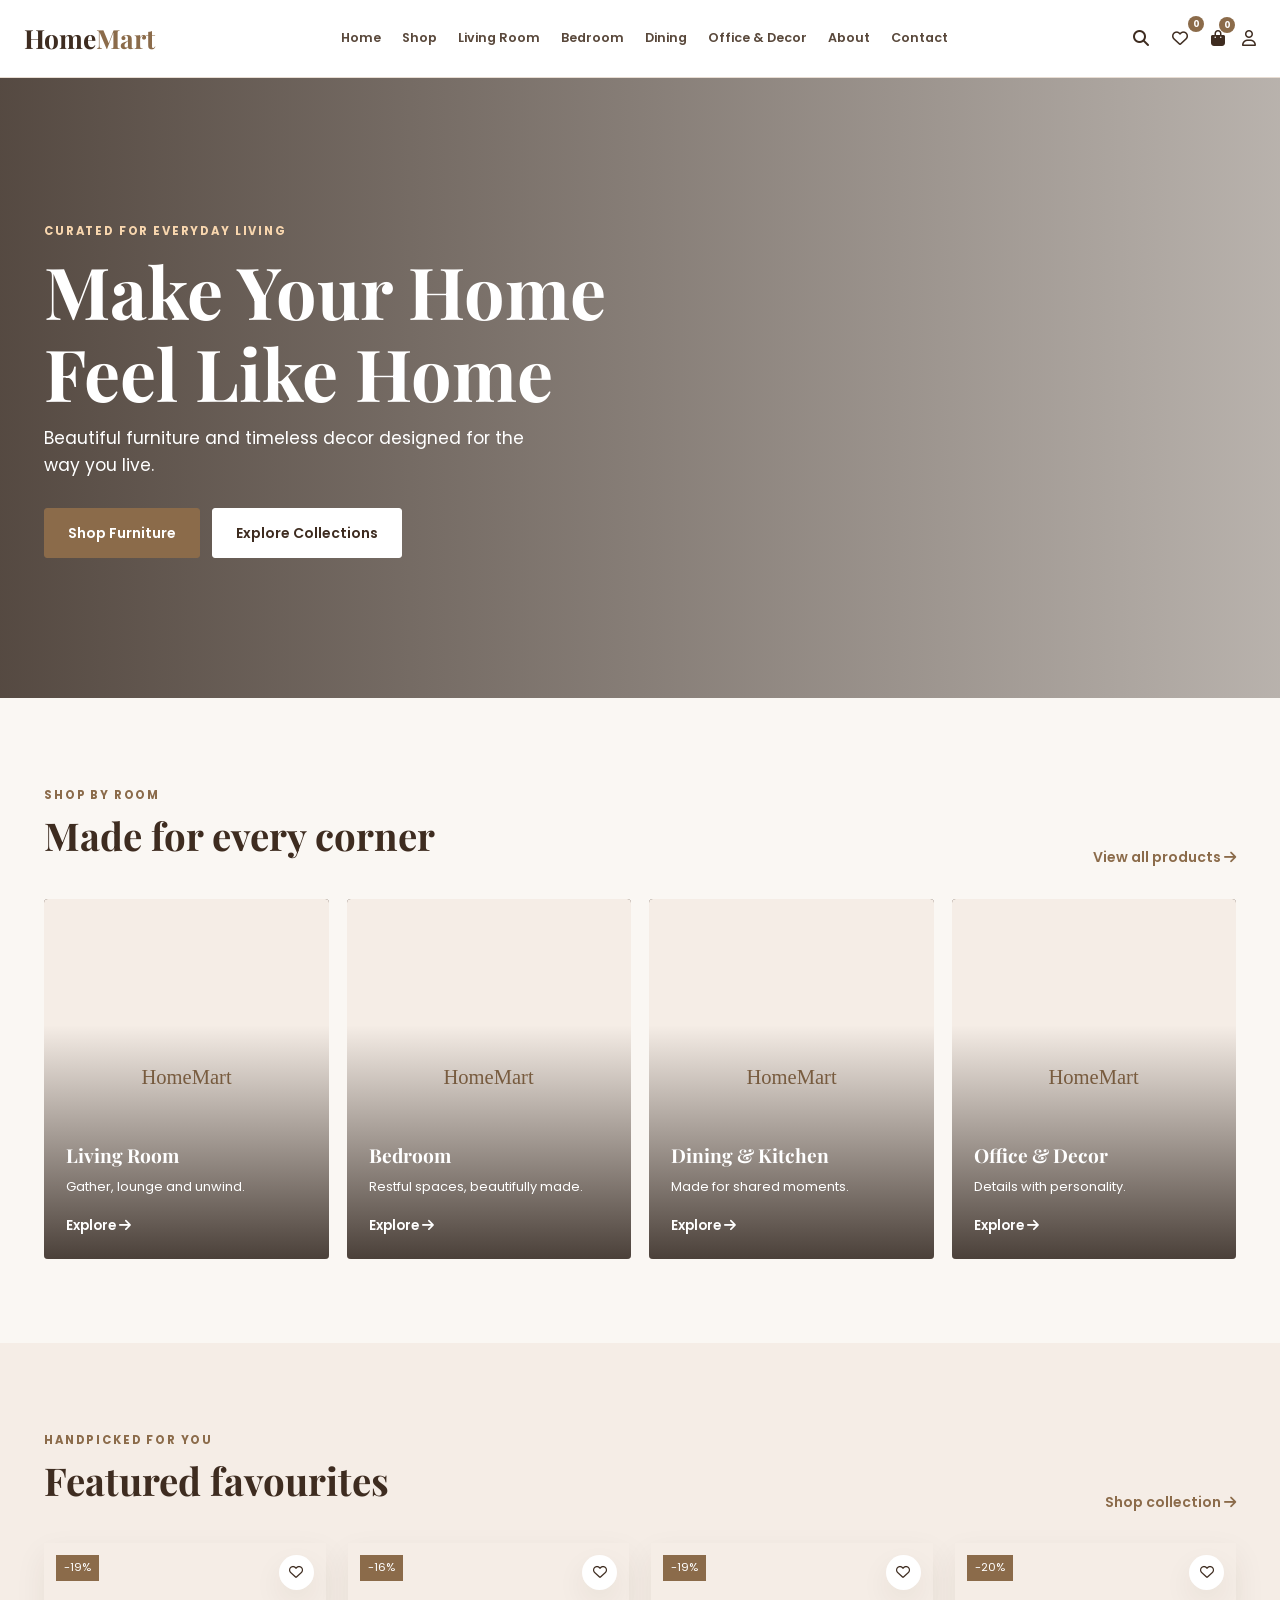
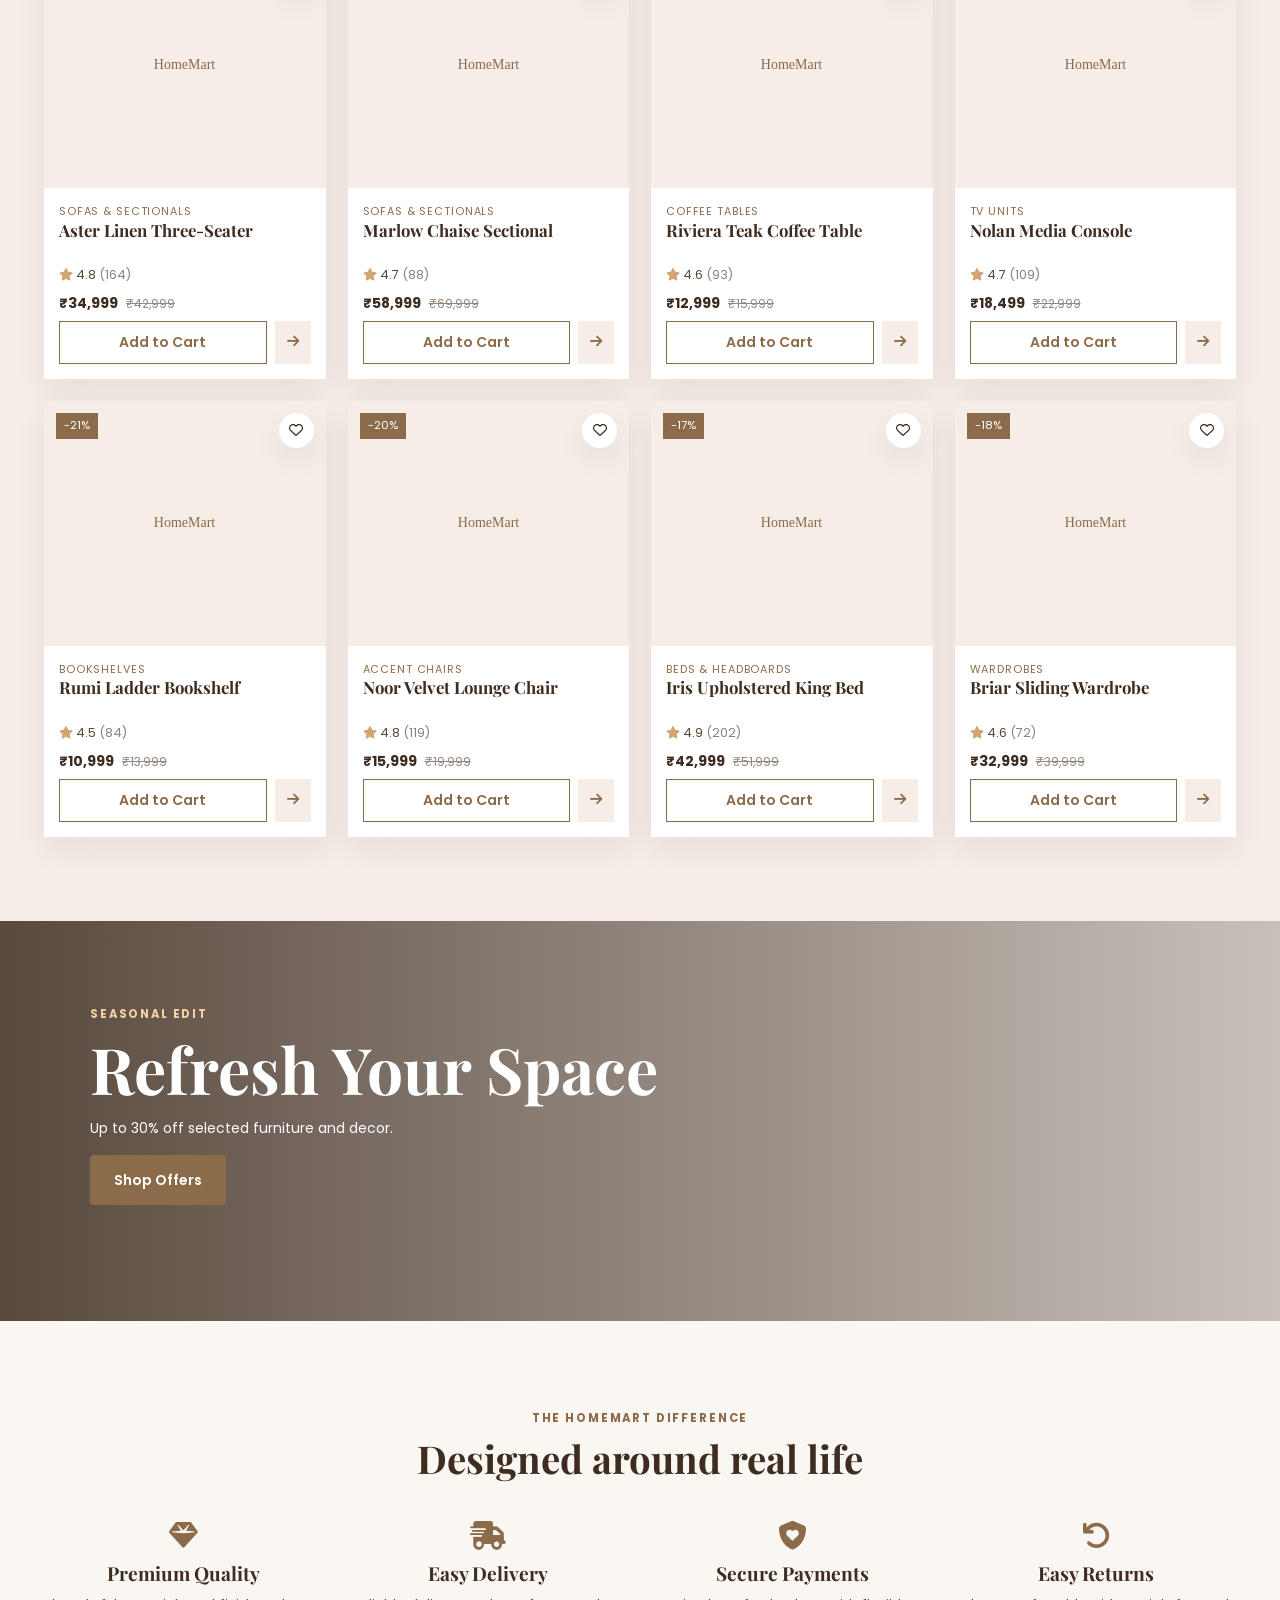
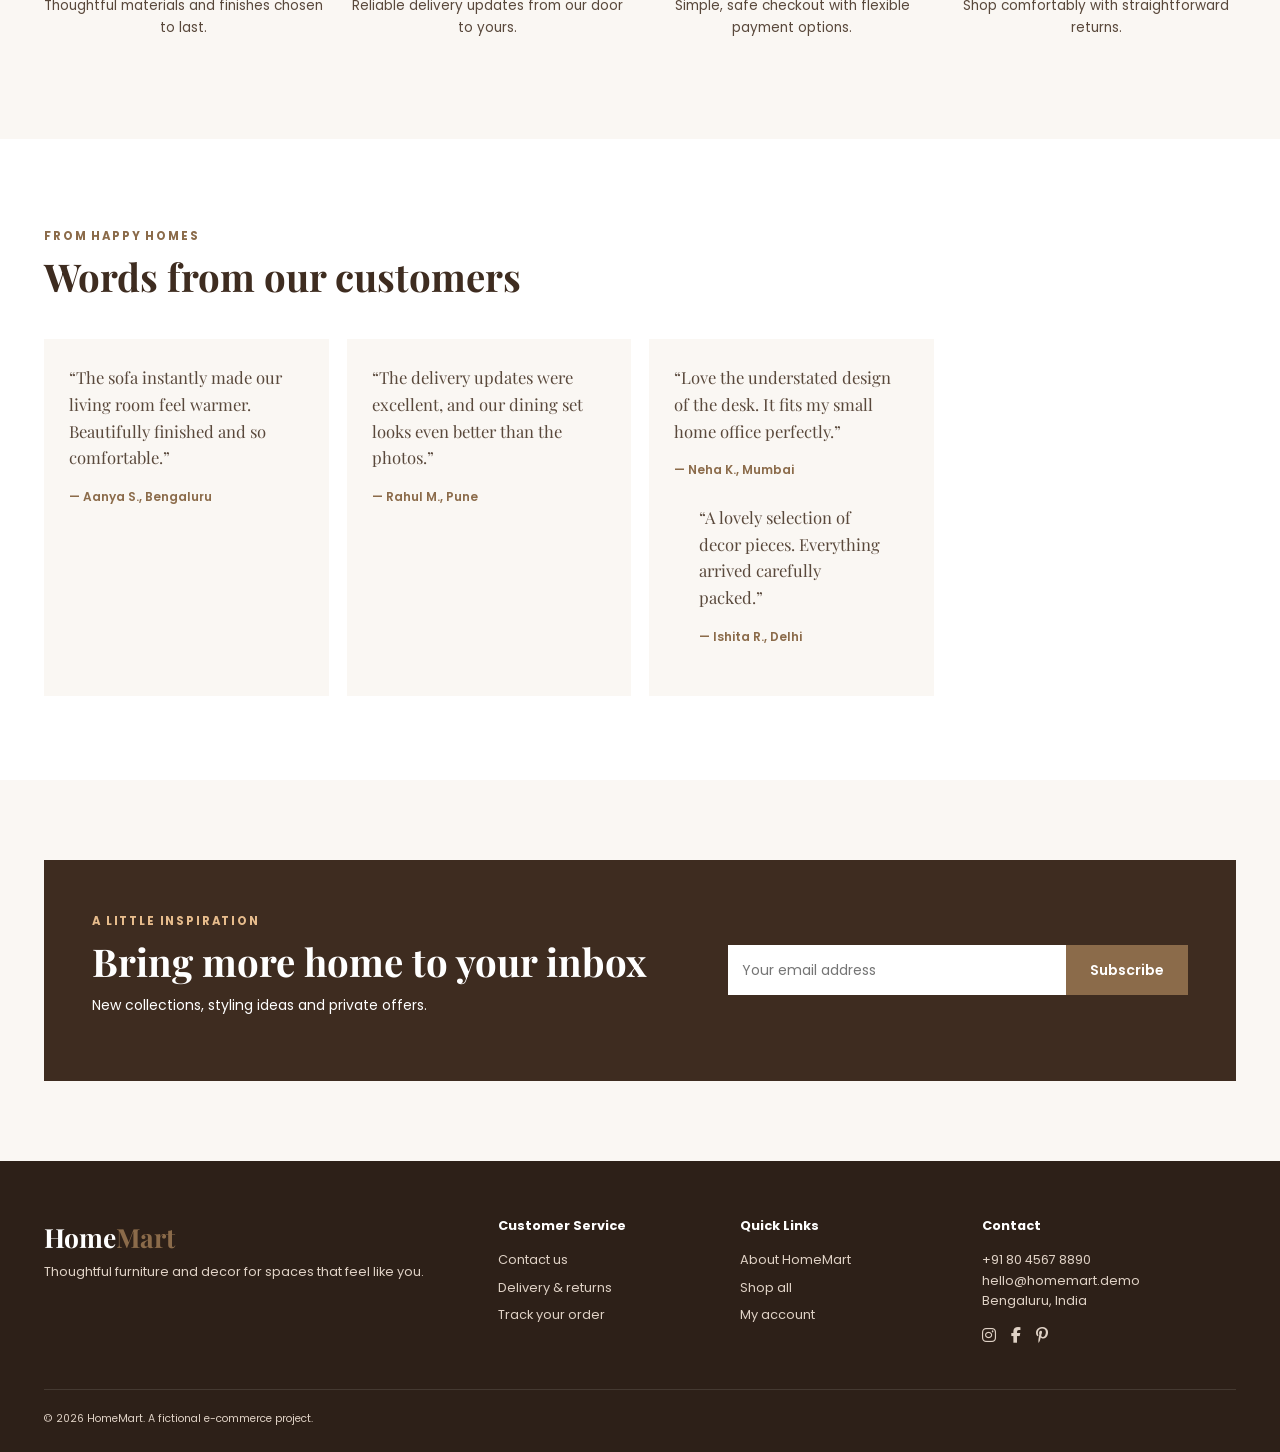
<file: index.html>
<!doctype html><html lang="en"><head><meta charset="utf-8"><meta name="viewport" content="width=device-width,initial-scale=1"><title>HomeMart | Furniture & Decor</title><link rel="preconnect" href="https://fonts.googleapis.com"><link rel="preconnect" href="https://fonts.gstatic.com" crossorigin><link href="https://fonts.googleapis.com/css2?family=Playfair+Display:wght@500;600;700&family=Poppins:wght@400;500;600;700&display=swap" rel="stylesheet"><link rel="stylesheet" href="https://cdnjs.cloudflare.com/ajax/libs/font-awesome/6.5.2/css/all.min.css"><link rel="stylesheet" href="style.css"><link rel="stylesheet" href="responsive.css"></head><body data-page="home"><div id="site-header"></div><main><section class="hero"><div class="hero-content"><p class="eyebrow">Curated for everyday living</p><h1>Make Your Home<br>Feel Like Home</h1><p>Beautiful furniture and timeless decor designed for the way you live.</p><div class="hero-actions"><a class="btn" href="products.html">Shop Furniture</a><a class="btn btn-light" href="#categories">Explore Collections</a></div></div></section><section id="categories" class="section"><div class="section-head"><div><p class="eyebrow">Shop by room</p><h2>Made for every corner</h2></div><a href="products.html" class="text-link">View all products <i class="fa-solid fa-arrow-right"></i></a></div><div class="category-grid" id="category-grid"></div></section><section class="section soft"><div class="section-head"><div><p class="eyebrow">Handpicked for you</p><h2>Featured favourites</h2></div><a href="products.html?sort=featured" class="text-link">Shop collection <i class="fa-solid fa-arrow-right"></i></a></div><div class="product-grid" id="featured-products"></div></section><section class="offer"><div><p class="eyebrow">Seasonal edit</p><h2>Refresh Your Space</h2><p>Up to 30% off selected furniture and decor.</p><a class="btn" href="products.html?sort=sale">Shop Offers</a></div></section><section class="section"><div class="section-head center"><div><p class="eyebrow">The HomeMart difference</p><h2>Designed around real life</h2></div></div><div class="benefits"><article><i class="fa-solid fa-gem"></i><h3>Premium Quality</h3><p>Thoughtful materials and finishes chosen to last.</p></article><article><i class="fa-solid fa-truck-fast"></i><h3>Easy Delivery</h3><p>Reliable delivery updates from our door to yours.</p></article><article><i class="fa-solid fa-shield-heart"></i><h3>Secure Payments</h3><p>Simple, safe checkout with flexible payment options.</p></article><article><i class="fa-solid fa-arrow-rotate-left"></i><h3>Easy Returns</h3><p>Shop comfortably with straightforward returns.</p></article></div></section><section class="section testimonials"><div class="section-head"><div><p class="eyebrow">From happy homes</p><h2>Words from our customers</h2></div></div><div class="testimonial-grid"><blockquote>“The sofa instantly made our living room feel warmer. Beautifully finished and so comfortable.”<footer>— Aanya S., Bengaluru</footer></blockquote><blockquote>“The delivery updates were excellent, and our dining set looks even better than the photos.”<footer>— Rahul M., Pune</footer></blockquote><blockquote>“Love the understated design of the desk. It fits my small home office perfectly.”<footer>— Neha K., Mumbai</footer><blockquote>“A lovely selection of decor pieces. Everything arrived carefully packed.”<footer>— Ishita R., Delhi</footer></blockquote></blockquote></div></section><section class="newsletter"><div><p class="eyebrow">A little inspiration</p><h2>Bring more home to your inbox</h2><p>New collections, styling ideas and private offers.</p></div><form id="newsletter-form"><label class="sr-only" for="newsletter-email">Email address</label><input id="newsletter-email" type="email" placeholder="Your email address" required><button class="btn">Subscribe</button></form></section></main><div id="site-footer"></div><div id="toast"></div><script src="products.js"></script><script src="script.js"></script></body></html>
</file>
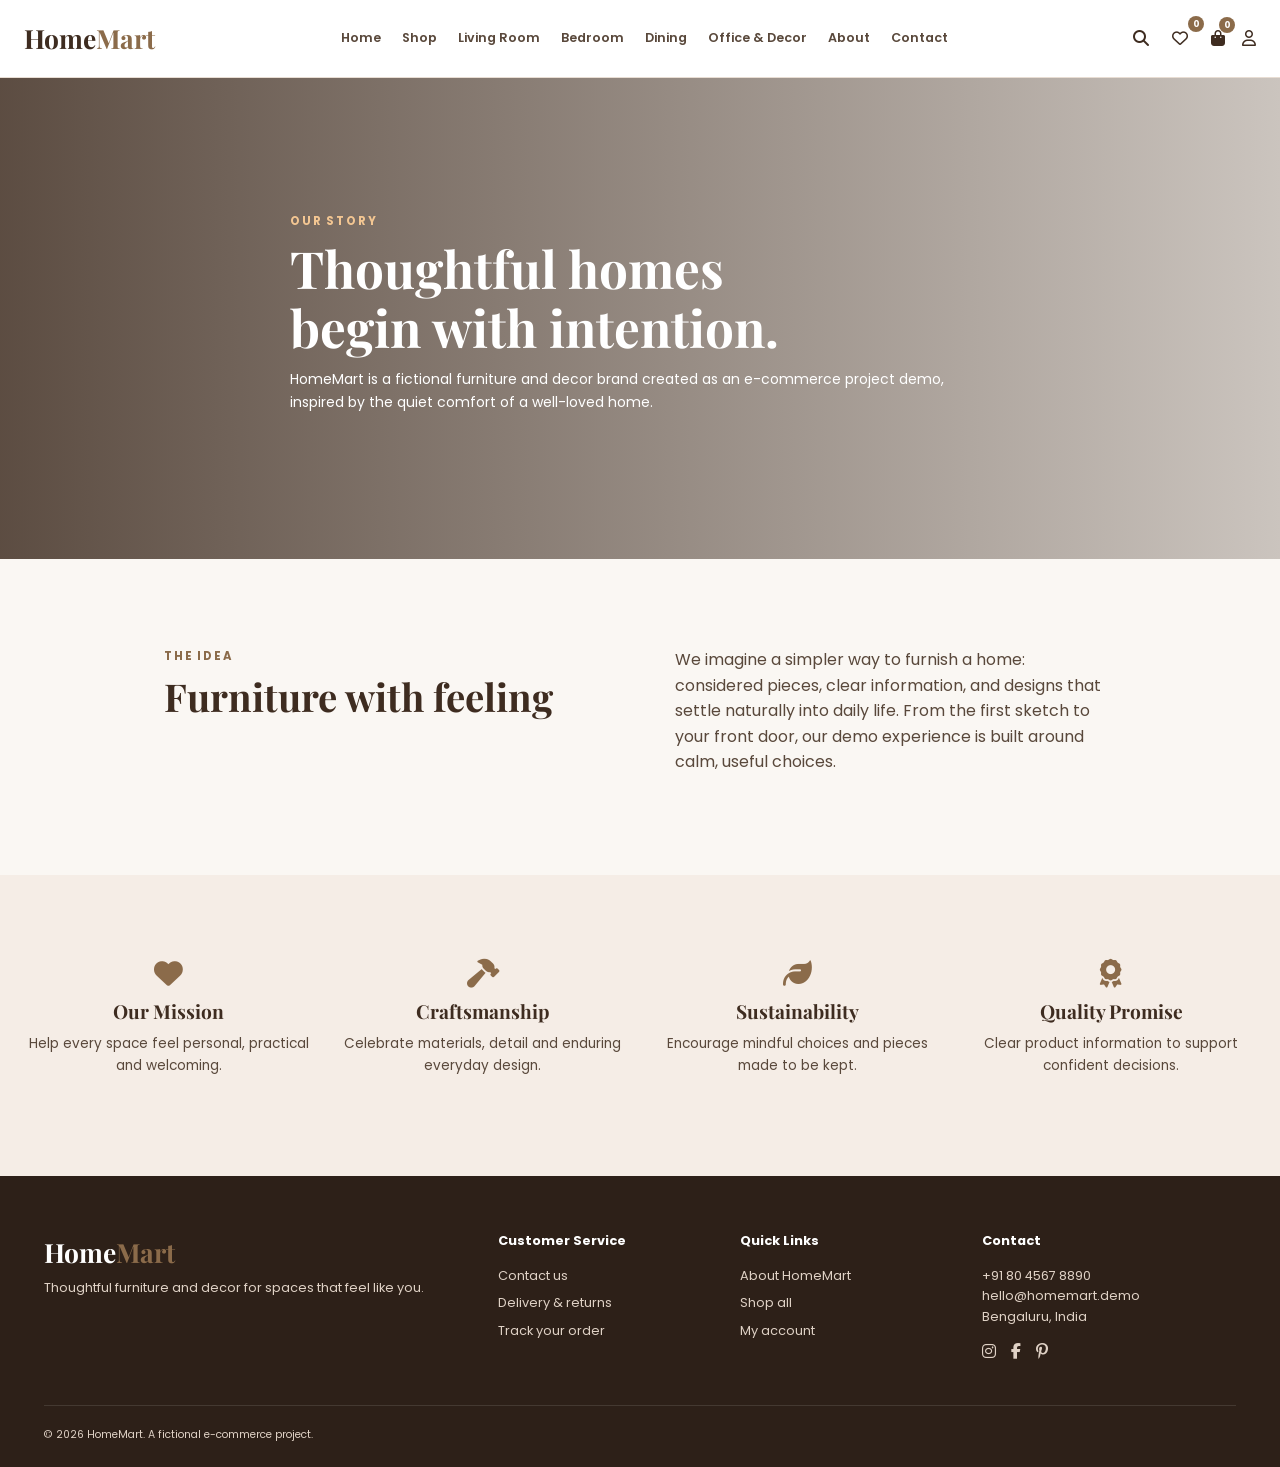
<file: about.html>
<!doctype html><html lang="en"><head><meta charset="utf-8"><meta name="viewport" content="width=device-width,initial-scale=1"><title>About HomeMart</title><link rel="preconnect" href="https://fonts.googleapis.com"><link rel="preconnect" href="https://fonts.gstatic.com" crossorigin><link href="https://fonts.googleapis.com/css2?family=Playfair+Display:wght@500;600;700&family=Poppins:wght@400;500;600;700&display=swap" rel="stylesheet"><link rel="stylesheet" href="https://cdnjs.cloudflare.com/ajax/libs/font-awesome/6.5.2/css/all.min.css"><link rel="stylesheet" href="style.css"><link rel="stylesheet" href="responsive.css"></head><body data-page="about"><div id="site-header"></div><main><section class="inner-hero"><p class="eyebrow">Our story</p><h1>Thoughtful homes<br>begin with intention.</h1><p>HomeMart is a fictional furniture and decor brand created as an e-commerce project demo, inspired by the quiet comfort of a well-loved home.</p></section><section class="section story"><div><p class="eyebrow">The idea</p><h2>Furniture with feeling</h2></div><p>We imagine a simpler way to furnish a home: considered pieces, clear information, and designs that settle naturally into daily life. From the first sketch to your front door, our demo experience is built around calm, useful choices.</p></section><section class="section soft values"><article><i class="fa-solid fa-heart"></i><h3>Our Mission</h3><p>Help every space feel personal, practical and welcoming.</p></article><article><i class="fa-solid fa-hammer"></i><h3>Craftsmanship</h3><p>Celebrate materials, detail and enduring everyday design.</p></article><article><i class="fa-solid fa-leaf"></i><h3>Sustainability</h3><p>Encourage mindful choices and pieces made to be kept.</p></article><article><i class="fa-solid fa-award"></i><h3>Quality Promise</h3><p>Clear product information to support confident decisions.</p></article></section></main><div id="site-footer"></div><div id="toast"></div><script src="products.js"></script><script src="script.js"></script></body></html>
</file>
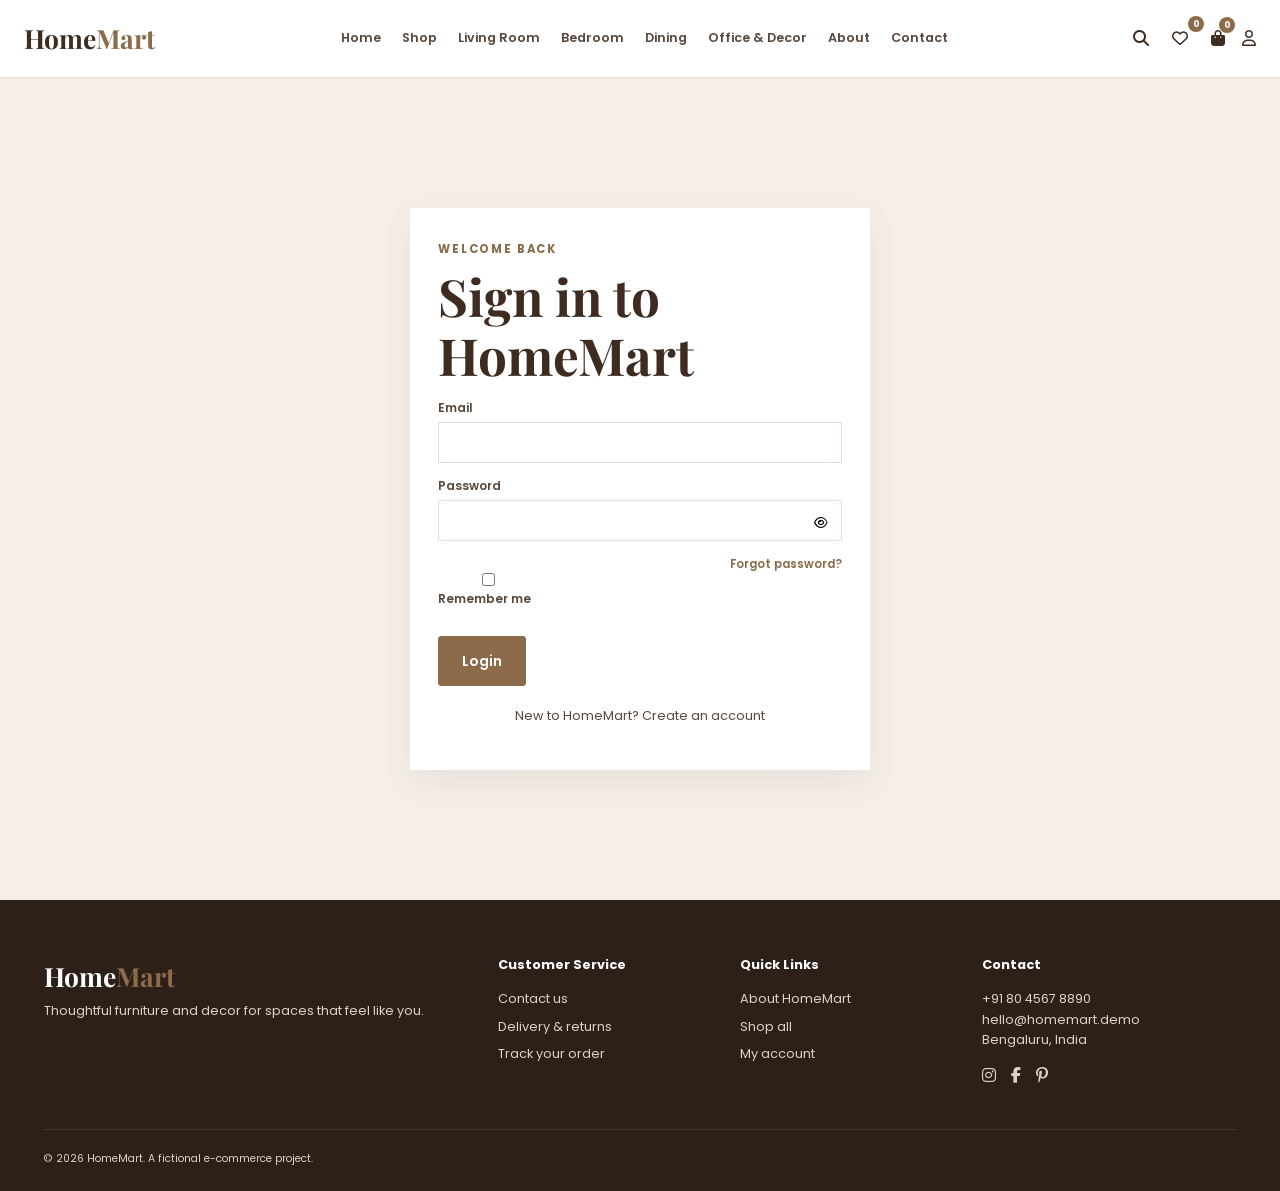
<file: account.html>
<!doctype html><html lang="en"><head><meta charset="utf-8"><meta name="viewport" content="width=device-width,initial-scale=1"><title>My Account | HomeMart</title><link rel="preconnect" href="https://fonts.googleapis.com"><link rel="preconnect" href="https://fonts.gstatic.com" crossorigin><link href="https://fonts.googleapis.com/css2?family=Playfair+Display:wght@500;600;700&family=Poppins:wght@400;500;600;700&display=swap" rel="stylesheet"><link rel="stylesheet" href="https://cdnjs.cloudflare.com/ajax/libs/font-awesome/6.5.2/css/all.min.css"><link rel="stylesheet" href="style.css"><link rel="stylesheet" href="responsive.css"></head><body data-page="account"><div id="site-header"></div><main class="page"><p class="crumb"><a href="index.html">Home</a> / Account</p><div id="account-page"></div></main><div id="site-footer"></div><div id="toast"></div><script src="products.js"></script><script src="script.js"></script></body></html>
</file>
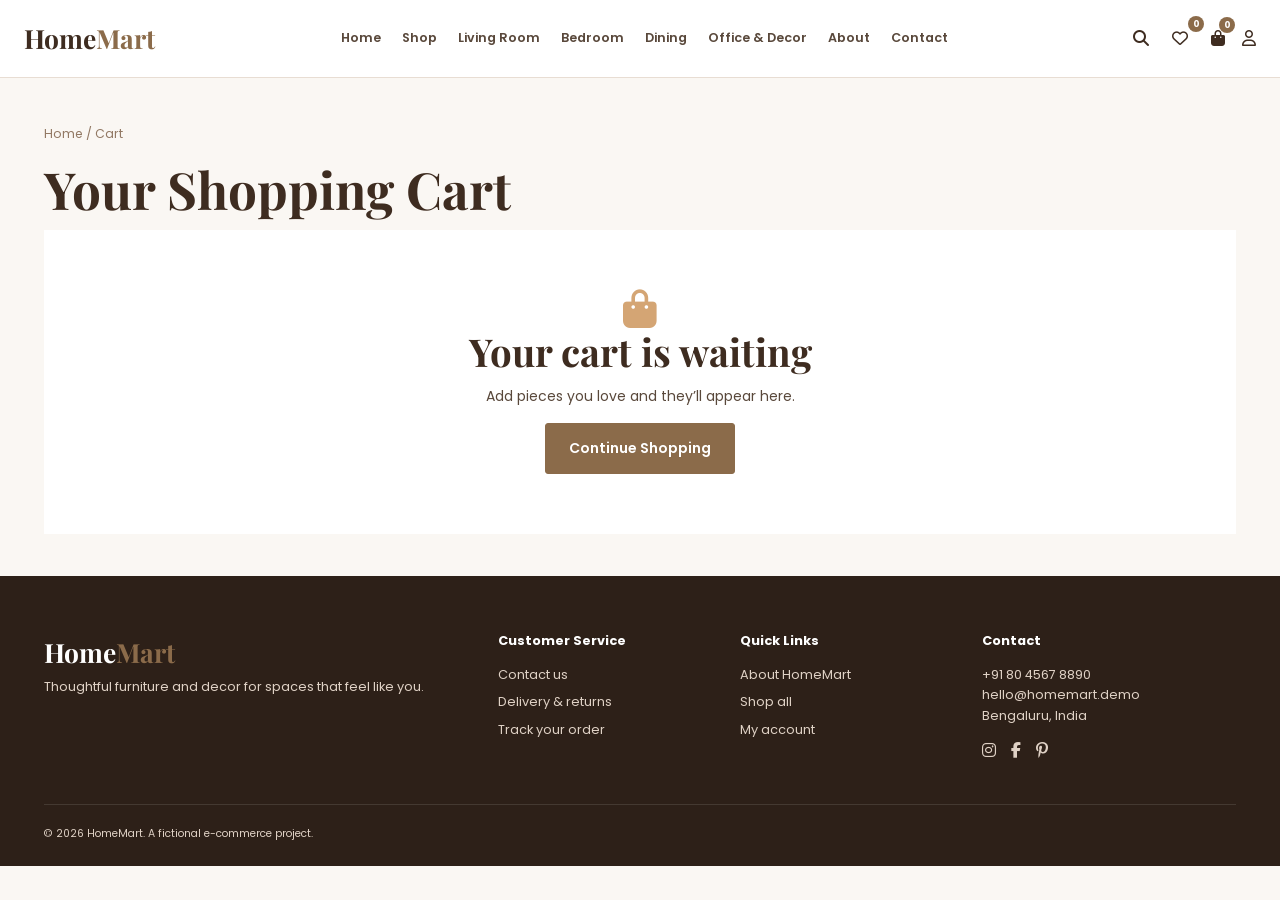
<file: cart.html>
<!doctype html><html lang="en"><head><meta charset="utf-8"><meta name="viewport" content="width=device-width,initial-scale=1"><title>Your Cart | HomeMart</title><link rel="preconnect" href="https://fonts.googleapis.com"><link rel="preconnect" href="https://fonts.gstatic.com" crossorigin><link href="https://fonts.googleapis.com/css2?family=Playfair+Display:wght@500;600;700&family=Poppins:wght@400;500;600;700&display=swap" rel="stylesheet"/><link rel="stylesheet" href="https://cdnjs.cloudflare.com/ajax/libs/font-awesome/6.5.2/css/all.min.css"><link rel="stylesheet" href="style.css"><link rel="stylesheet" href="responsive.css"></head><body data-page="cart"><div id="site-header"></div><main class="page"><p class="crumb"><a href="index.html">Home</a> / Cart</p><h1>Your Shopping Cart</h1><div id="cart-page"></div></main><div id="site-footer"></div><div id="toast"></div><script src="products.js"></script><script src="script.js"></script></body></html>
</file>
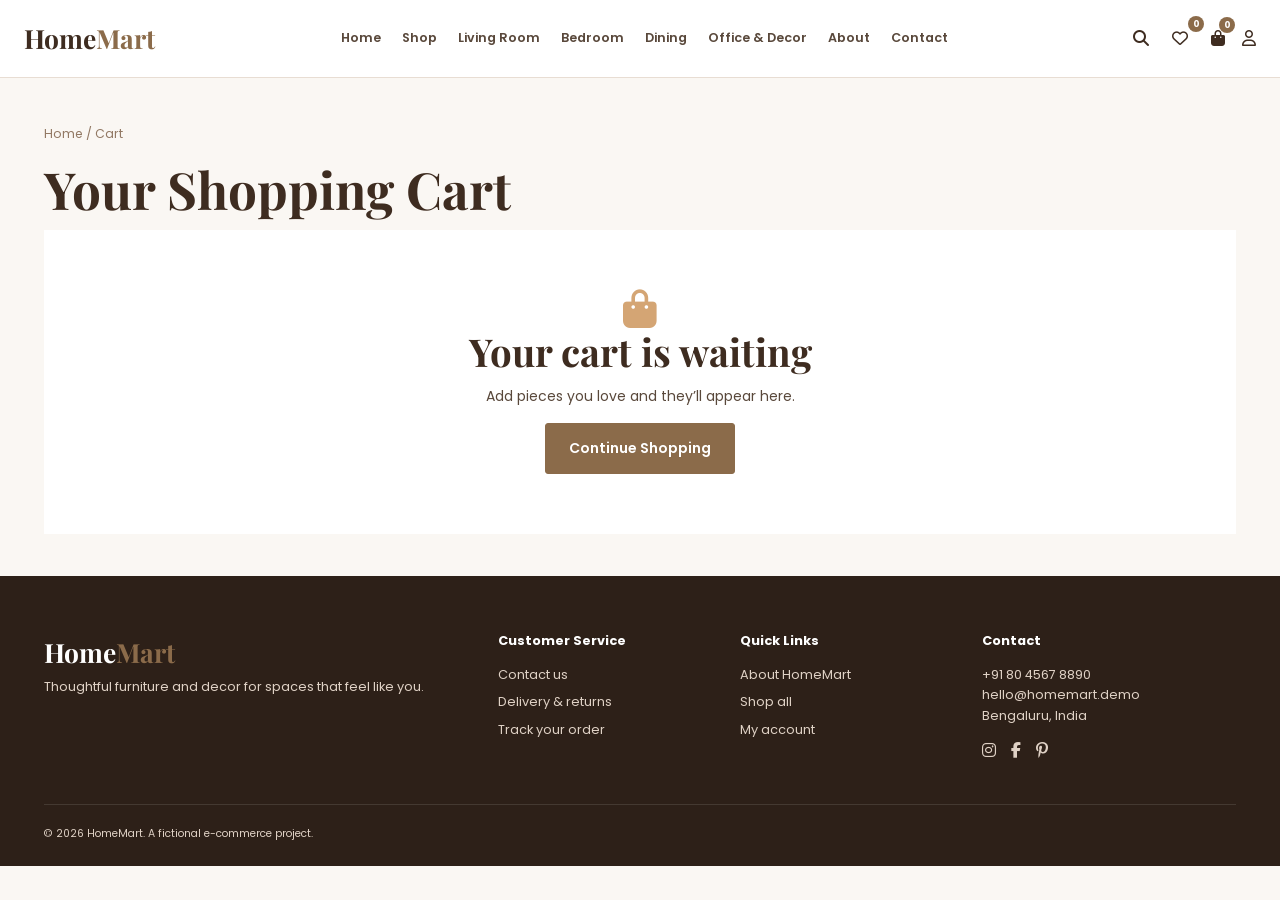
<file: checkout.html>
<!doctype html><html lang="en"><head><meta charset="utf-8"><meta name="viewport" content="width=device-width,initial-scale=1"><title>Checkout | HomeMart</title><link rel="preconnect" href="https://fonts.googleapis.com"><link rel="preconnect" href="https://fonts.gstatic.com" crossorigin><link href="https://fonts.googleapis.com/css2?family=Playfair+Display:wght@500;600;700&family=Poppins:wght@400;500;600;700&display=swap" rel="stylesheet"><link rel="stylesheet" href="https://cdnjs.cloudflare.com/ajax/libs/font-awesome/6.5.2/css/all.min.css"><link rel="stylesheet" href="style.css"><link rel="stylesheet" href="responsive.css"></head><body data-page="checkout"><div id="site-header"></div><main class="page"><p class="crumb"><a href="cart.html">Cart</a> / Checkout</p><h1>Checkout</h1><div id="checkout-page"></div></main><div id="site-footer"></div><div id="toast"></div><script src="products.js"></script><script src="script.js"></script></body></html>
</file>
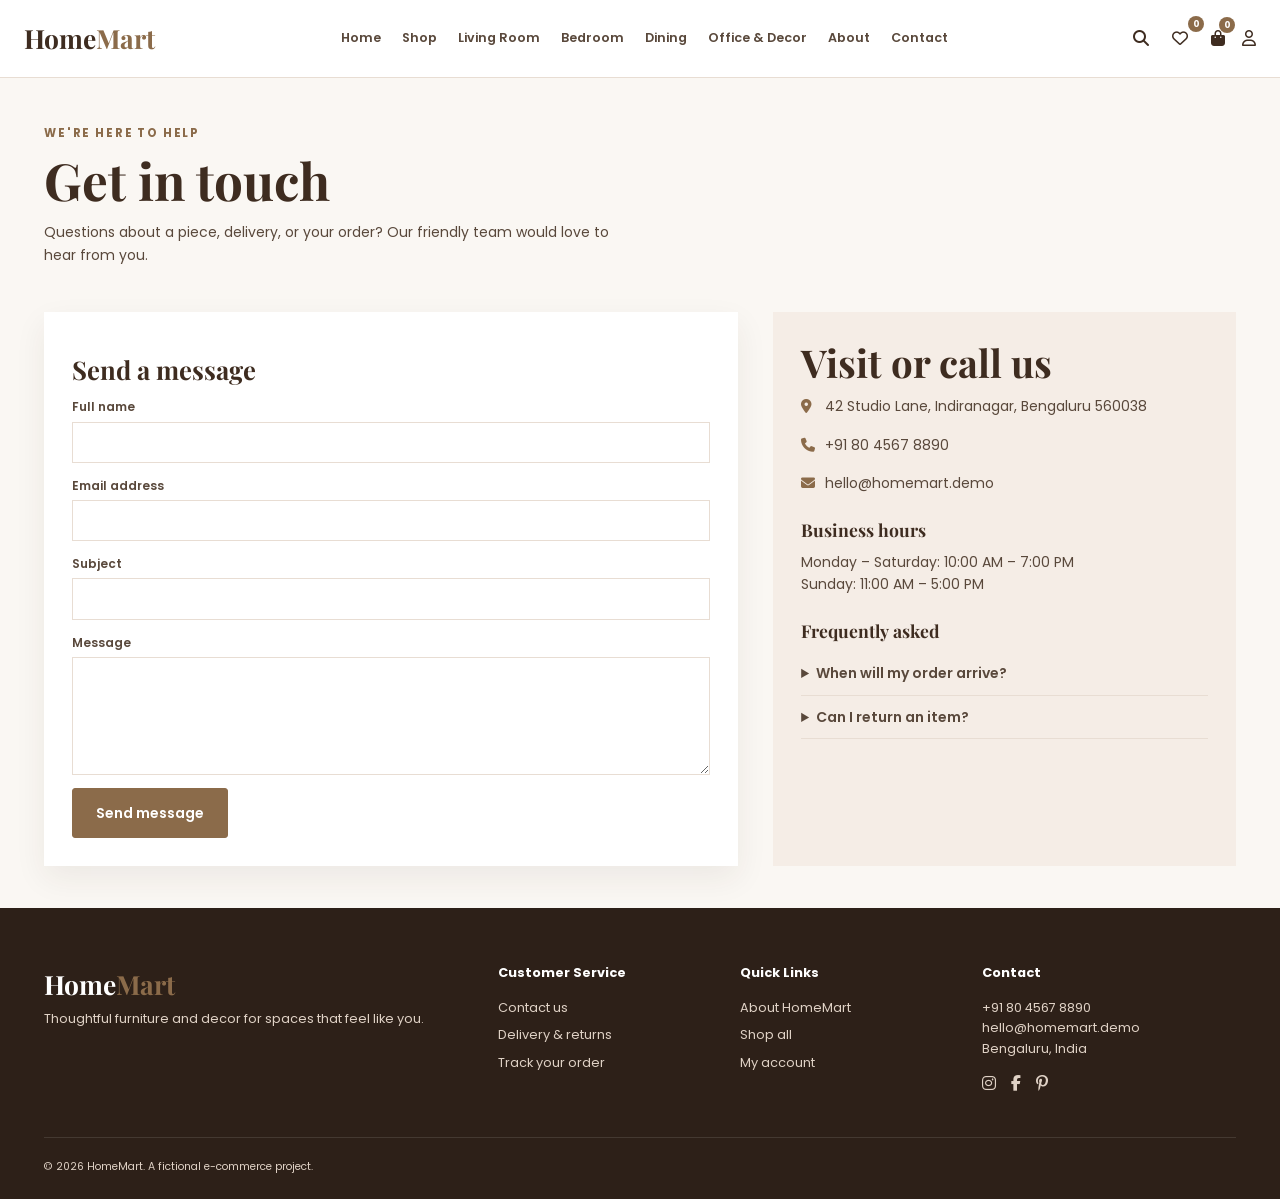
<file: contact.html>
<!doctype html><html lang="en"><head><meta charset="utf-8"><meta name="viewport" content="width=device-width,initial-scale=1"><title>Contact | HomeMart</title><link rel="preconnect" href="https://fonts.googleapis.com"><link rel="preconnect" href="https://fonts.gstatic.com" crossorigin><link href="https://fonts.googleapis.com/css2?family=Playfair+Display:wght@500;600;700&family=Poppins:wght@400;500;600;700&display=swap" rel="stylesheet"><link rel="stylesheet" href="https://cdnjs.cloudflare.com/ajax/libs/font-awesome/6.5.2/css/all.min.css"><link rel="stylesheet" href="style.css"><link rel="stylesheet" href="responsive.css"></head><body data-page="contact"><div id="site-header"></div><main class="page"><div class="page-title"><div><p class="eyebrow">We're here to help</p><h1>Get in touch</h1><p>Questions about a piece, delivery, or your order? Our friendly team would love to hear from you.</p></div></div><div class="contact-layout"><form class="form-card" id="contact-form"><h2>Send a message</h2><label>Full name<input name="name" required></label><label>Email address<input name="email" type="email" required></label><label>Subject<input name="subject" required></label><label>Message<textarea name="message" rows="5" required></textarea></label><button class="btn">Send message</button></form><aside class="contact-info"><h2>Visit or call us</h2><p><i class="fa-solid fa-location-dot"></i> 42 Studio Lane, Indiranagar, Bengaluru 560038</p><p><i class="fa-solid fa-phone"></i> +91 80 4567 8890</p><p><i class="fa-solid fa-envelope"></i> hello@homemart.demo</p><h3>Business hours</h3><p>Monday – Saturday: 10:00 AM – 7:00 PM<br>Sunday: 11:00 AM – 5:00 PM</p><h3>Frequently asked</h3><details><summary>When will my order arrive?</summary><p>Standard delivery usually takes 5–8 business days.</p></details><details><summary>Can I return an item?</summary><p>Yes. Eligible products can be returned within 7 days of delivery.</p></details></aside></div></main><div id="site-footer"></div><div id="toast"></div><script src="products.js"></script><script src="script.js"></script></body></html>
</file>
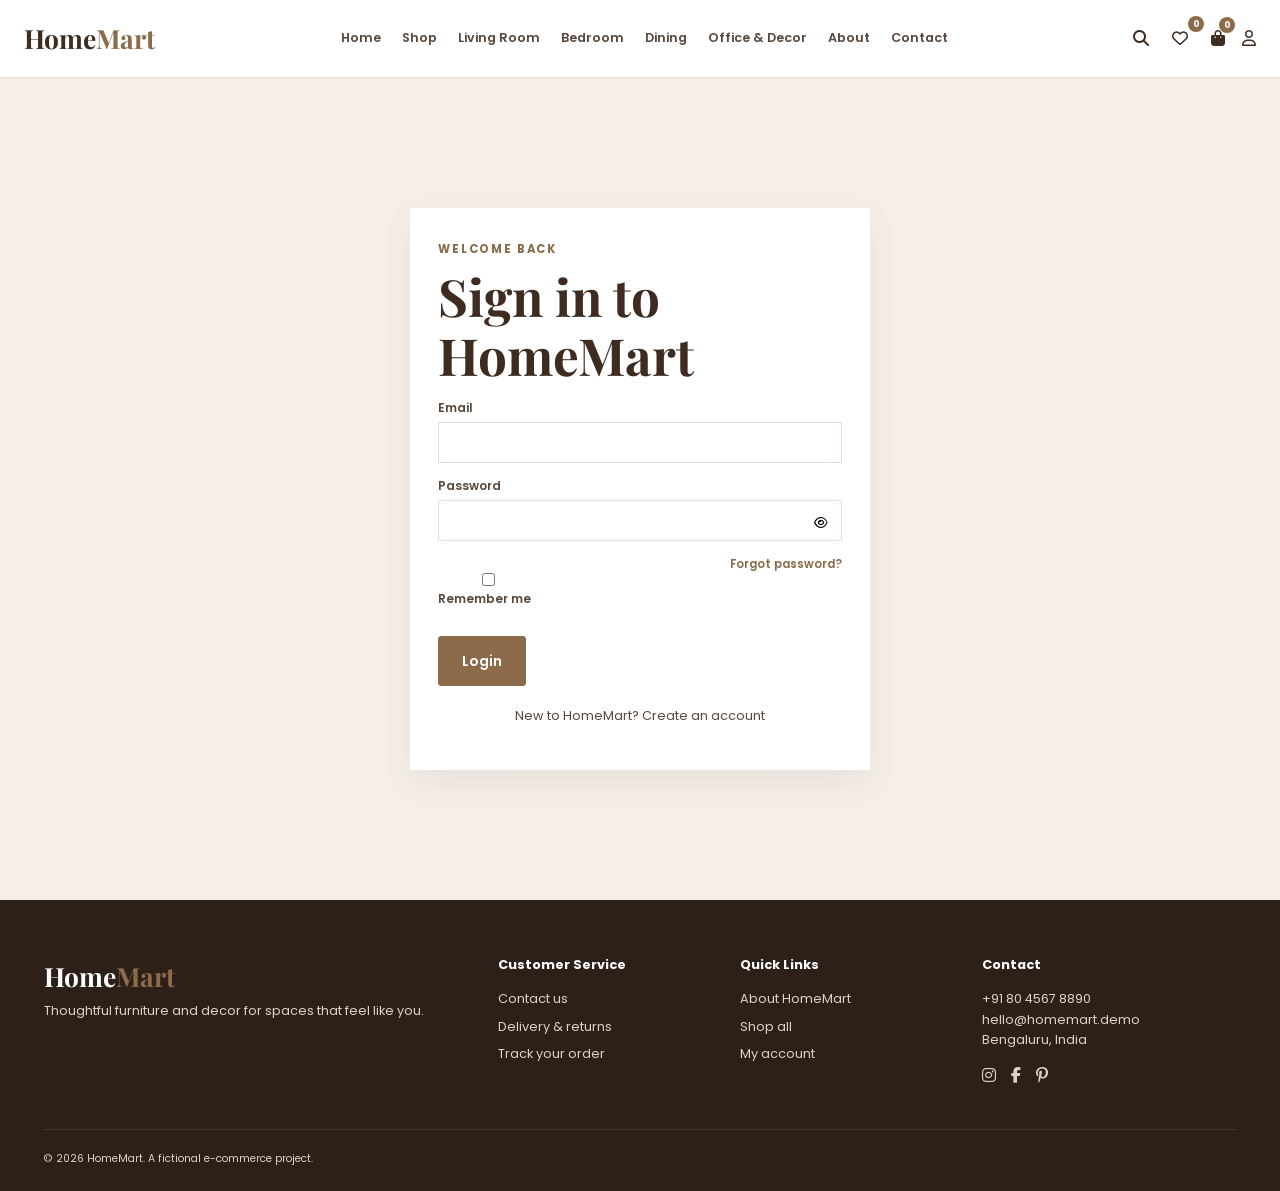
<file: login.html>
<!doctype html><html lang="en"><head><meta charset="utf-8"><meta name="viewport" content="width=device-width,initial-scale=1"><title>Login | HomeMart</title><link rel="preconnect" href="https://fonts.googleapis.com"><link rel="preconnect" href="https://fonts.gstatic.com" crossorigin><link href="https://fonts.googleapis.com/css2?family=Playfair+Display:wght@500;600;700&family=Poppins:wght@400;500;600;700&display=swap" rel="stylesheet"><link rel="stylesheet" href="https://cdnjs.cloudflare.com/ajax/libs/font-awesome/6.5.2/css/all.min.css"><link rel="stylesheet" href="style.css"><link rel="stylesheet" href="responsive.css"></head><body data-page="login"><div id="site-header"></div><main class="auth"><form class="auth-card" id="login-form"><p class="eyebrow">Welcome back</p><h1>Sign in to HomeMart</h1><label>Email<input type="email" name="email" required></label><label>Password <span class="password-wrap"><input type="password" name="password" required minlength="6"><button type="button" class="toggle-password" aria-label="Show password"><i class="fa-regular fa-eye"></i></button></span></label><div class="check-row"><label><input type="checkbox" name="remember"> Remember me</label><a href="login.html" class="text-link">Forgot password?</a></div><button class="btn">Login</button><p class="form-note">New to HomeMart? <a href="register.html">Create an account</a></p></form></main><div id="site-footer"></div><div id="toast"></div><script src="products.js"></script><script src="script.js"></script></body></html>
</file>
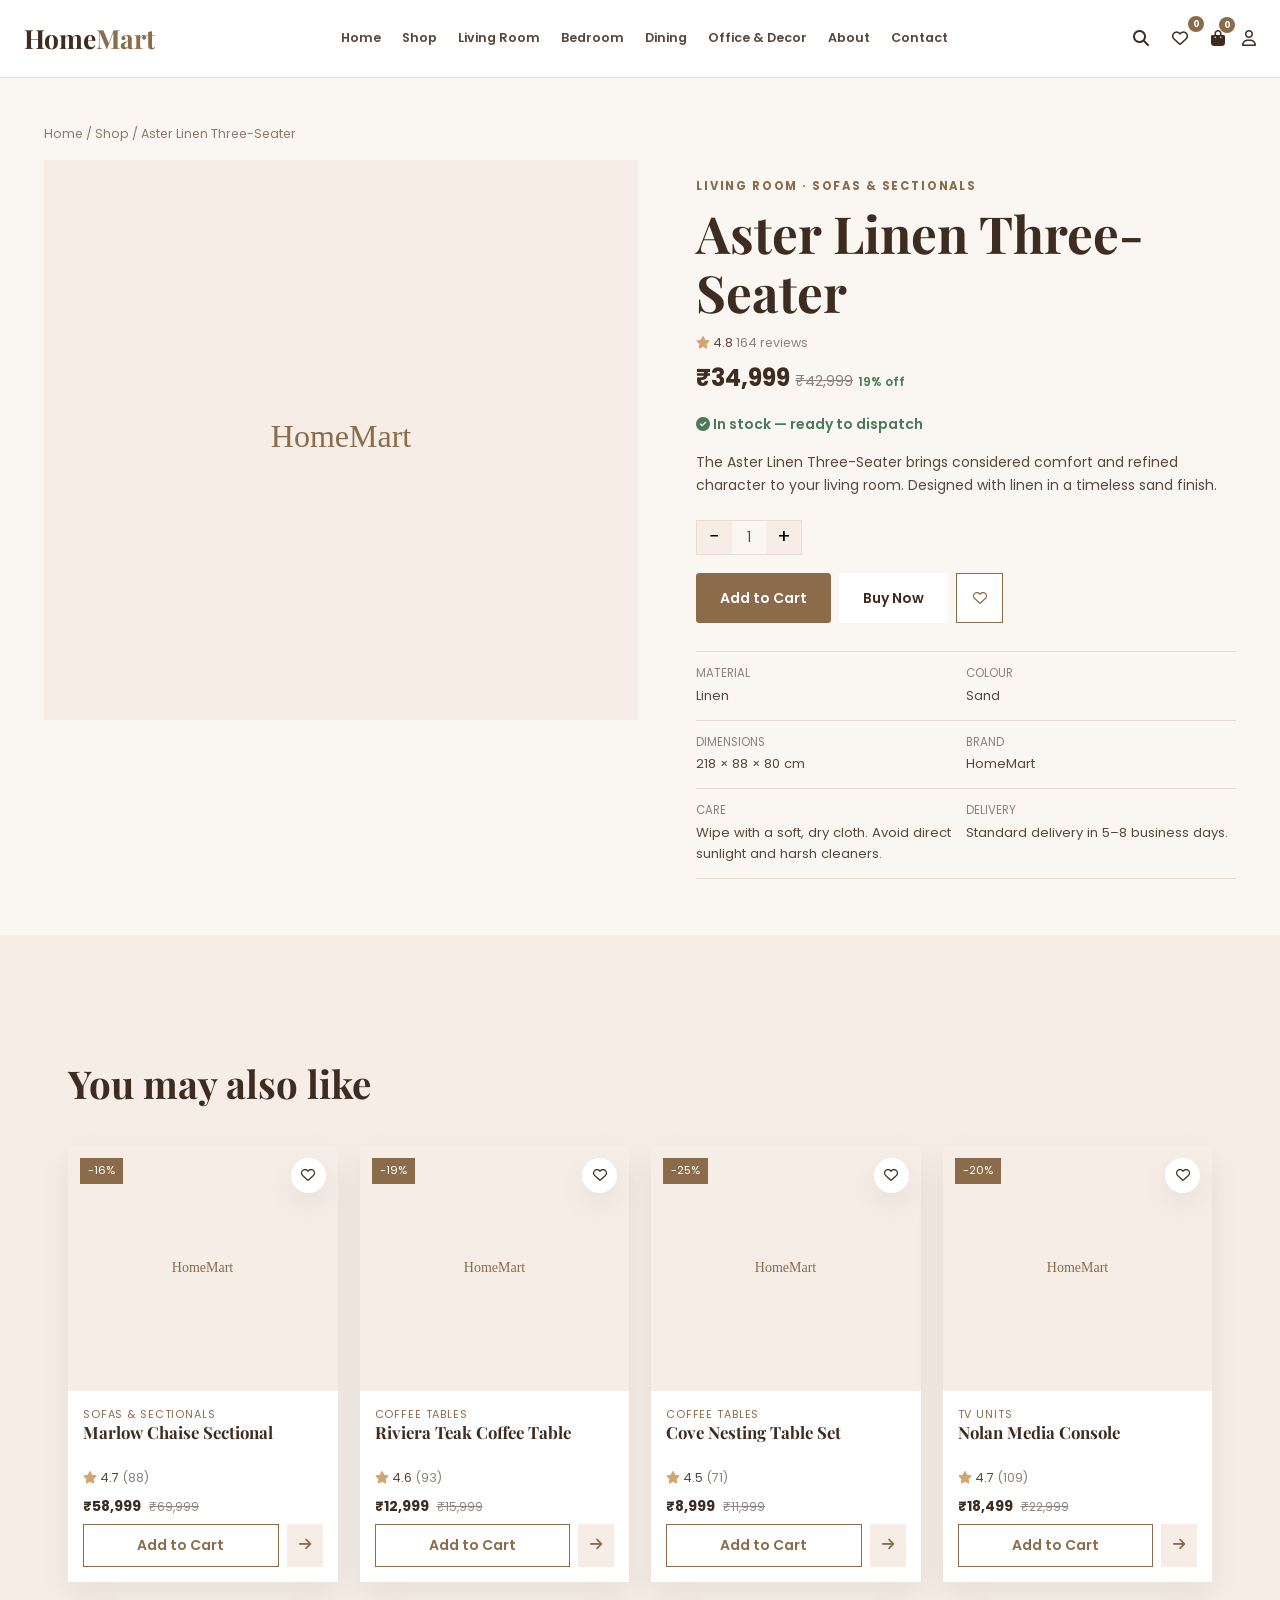
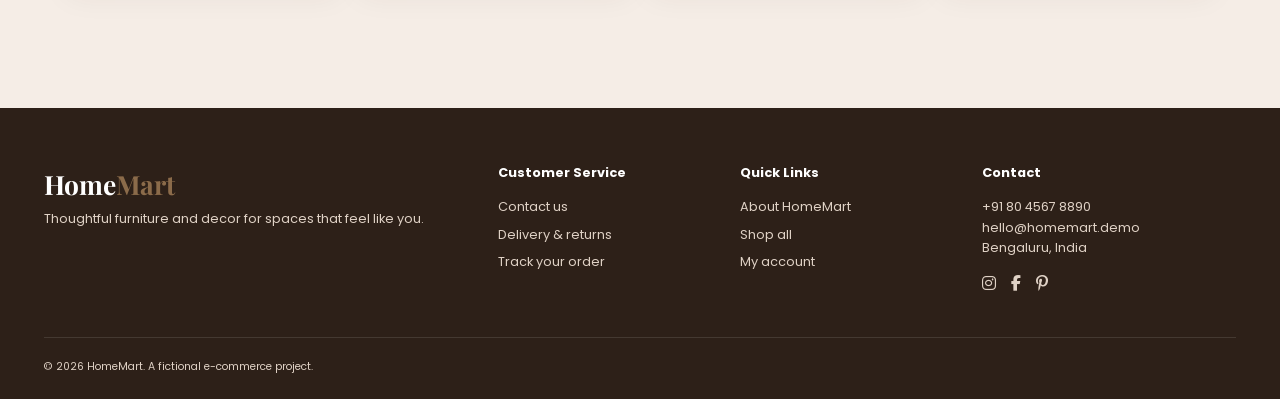
<file: product.html>
<!doctype html><html lang="en"><head><meta charset="utf-8"><meta name="viewport" content="width=device-width,initial-scale=1"><title>Product | HomeMart</title><link rel="preconnect" href="https://fonts.googleapis.com"><link rel="preconnect" href="https://fonts.gstatic.com" crossorigin><link href="https://fonts.googleapis.com/css2?family=Playfair+Display:wght@500;600;700&family=Poppins:wght@400;500;600;700&display=swap" rel="stylesheet"><link rel="stylesheet" href="https://cdnjs.cloudflare.com/ajax/libs/font-awesome/6.5.2/css/all.min.css"><link rel="stylesheet" href="style.css"><link rel="stylesheet" href="responsive.css"></head><body data-page="product"><div id="site-header"></div><main class="page" id="product-detail"></main><section class="section soft"><div class="wrap"><div class="section-head"><h2>You may also like</h2></div><div class="product-grid" id="related-products"></div></div></section><div id="site-footer"></div><div id="toast"></div><script src="products.js"></script><script src="script.js"></script></body></html>
</file>
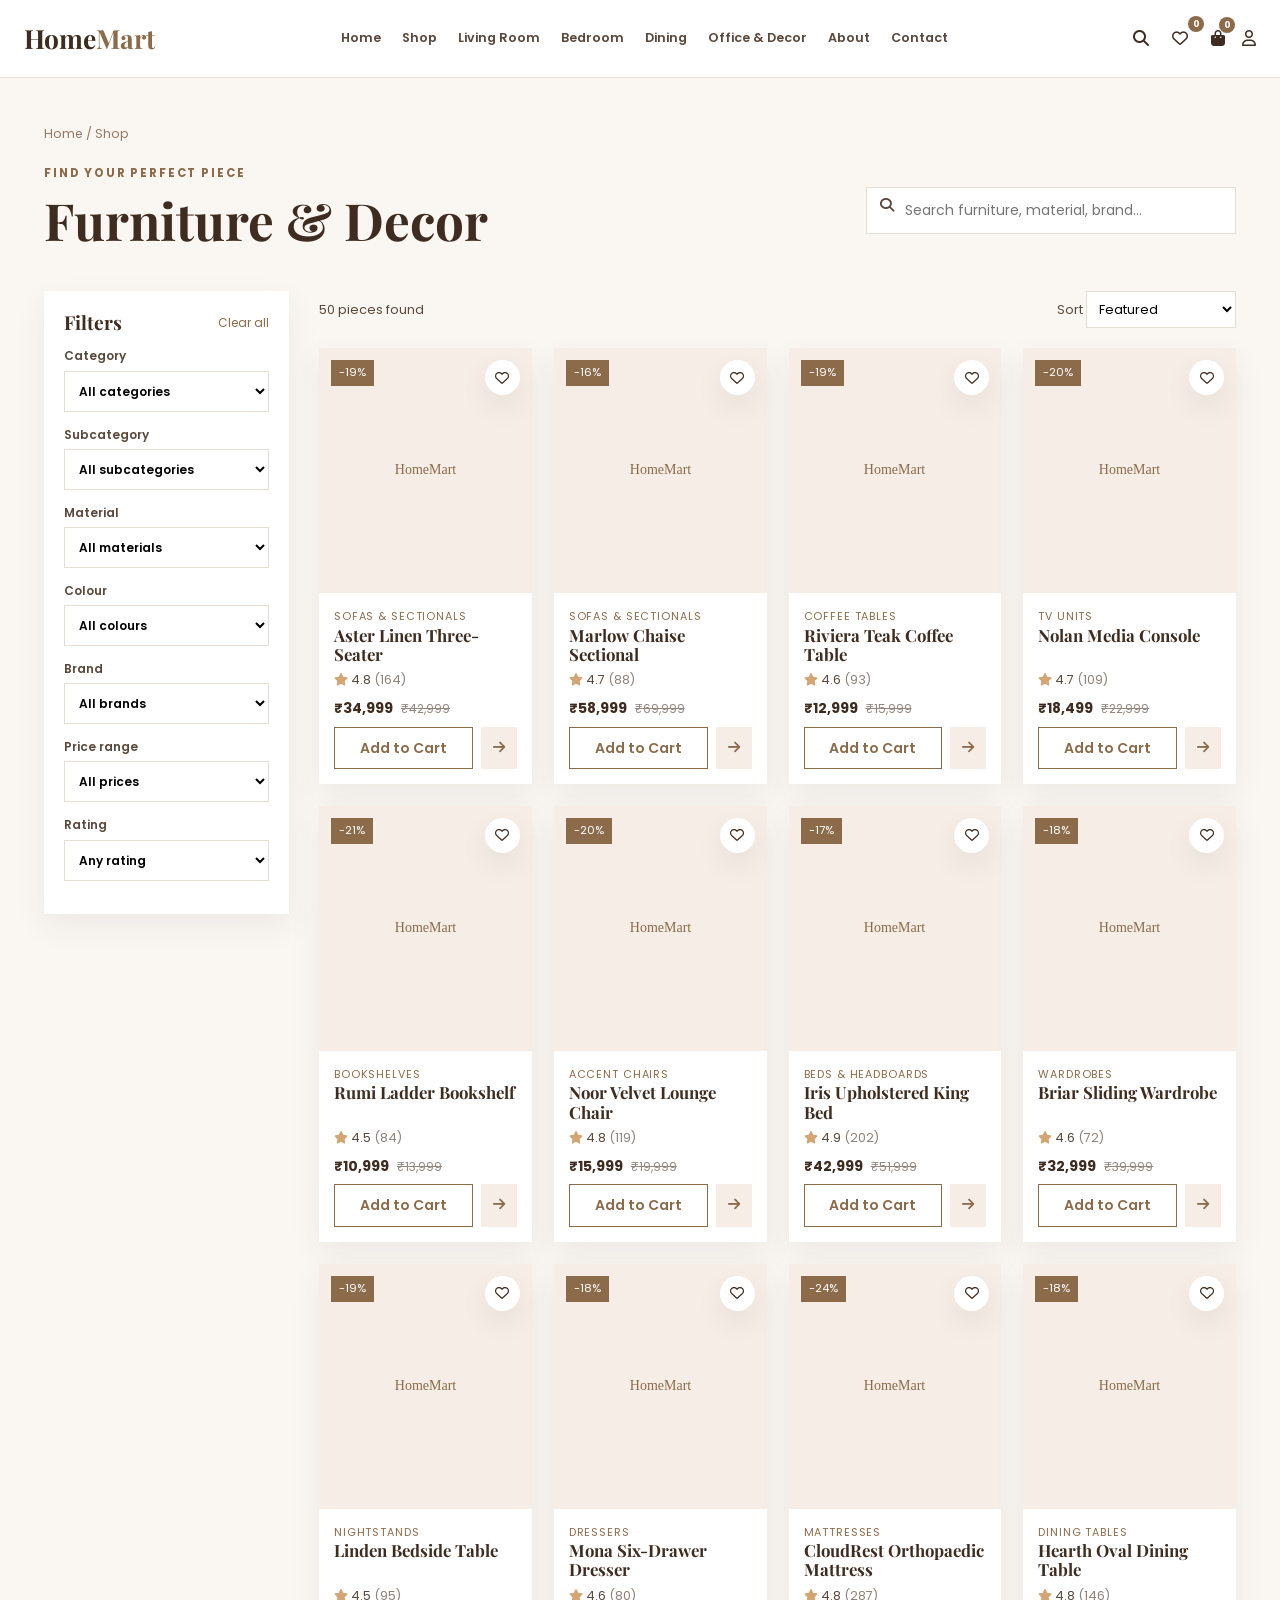
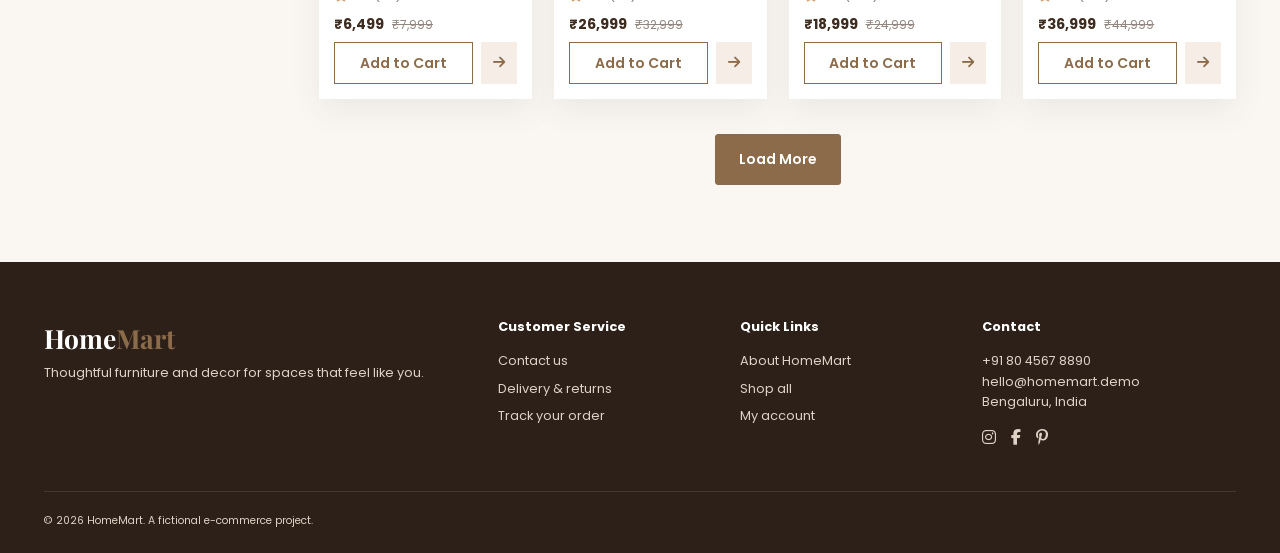
<file: products.html>
<!doctype html><html lang="en"><head><meta charset="utf-8"><meta name="viewport" content="width=device-width,initial-scale=1"><title>Shop | HomeMart</title><link rel="preconnect" href="https://fonts.googleapis.com"><link rel="preconnect" href="https://fonts.gstatic.com" crossorigin><link href="https://fonts.googleapis.com/css2?family=Playfair+Display:wght@500;600;700&family=Poppins:wght@400;500;600;700&display=swap" rel="stylesheet"><link rel="stylesheet" href="https://cdnjs.cloudflare.com/ajax/libs/font-awesome/6.5.2/css/all.min.css"><link rel="stylesheet" href="style.css"><link rel="stylesheet" href="responsive.css"></head><body data-page="products"><div id="site-header"></div><main class="page"><p class="crumb"><a href="index.html">Home</a> / Shop</p><div class="page-title"><div><p class="eyebrow">Find your perfect piece</p><h1>Furniture & Decor</h1></div><div class="search-box"><i class="fa-solid fa-magnifying-glass"></i><input id="product-search" placeholder="Search furniture, material, brand..."></div></div><div class="shop-layout"><aside class="filters" id="filters"><div class="filter-top"><h3>Filters</h3><button id="clear-filters">Clear all</button></div><label>Category<select id="category-filter"><option value="">All categories</option></select></label><label>Subcategory<select id="subcategory-filter"><option value="">All subcategories</option></select></label><label>Material<select id="material-filter"><option value="">All materials</option></select></label><label>Colour<select id="color-filter"><option value="">All colours</option></select></label><label>Brand<select id="brand-filter"><option value="">All brands</option></select></label><label>Price range<select id="price-filter"><option value="">All prices</option><option value="0-10000">Under ₹10,000</option><option value="10000-25000">₹10,000 – ₹25,000</option><option value="25000-50000">₹25,000 – ₹50,000</option><option value="50000-999999">Above ₹50,000</option></select></label><label>Rating<select id="rating-filter"><option value="">Any rating</option><option value="4">4 stars & above</option><option value="4.5">4.5 stars & above</option></select></label></aside><section class="shop-results"><div class="results-bar"><button class="filter-toggle" id="filter-toggle"><i class="fa-solid fa-sliders"></i> Filters</button><span id="result-count"></span><label>Sort <select id="sort-select"><option value="featured">Featured</option><option value="price-low">Price: Low to High</option><option value="price-high">Price: High to Low</option><option value="rating">Highest Rated</option><option value="newest">Newest</option></select></label></div><div class="product-grid" id="products-grid"></div><button class="btn load-more" id="load-more">Load More</button></section></div></main><div id="site-footer"></div><div id="toast"></div><script src="products.js"></script><script src="script.js"></script></body></html>
</file>
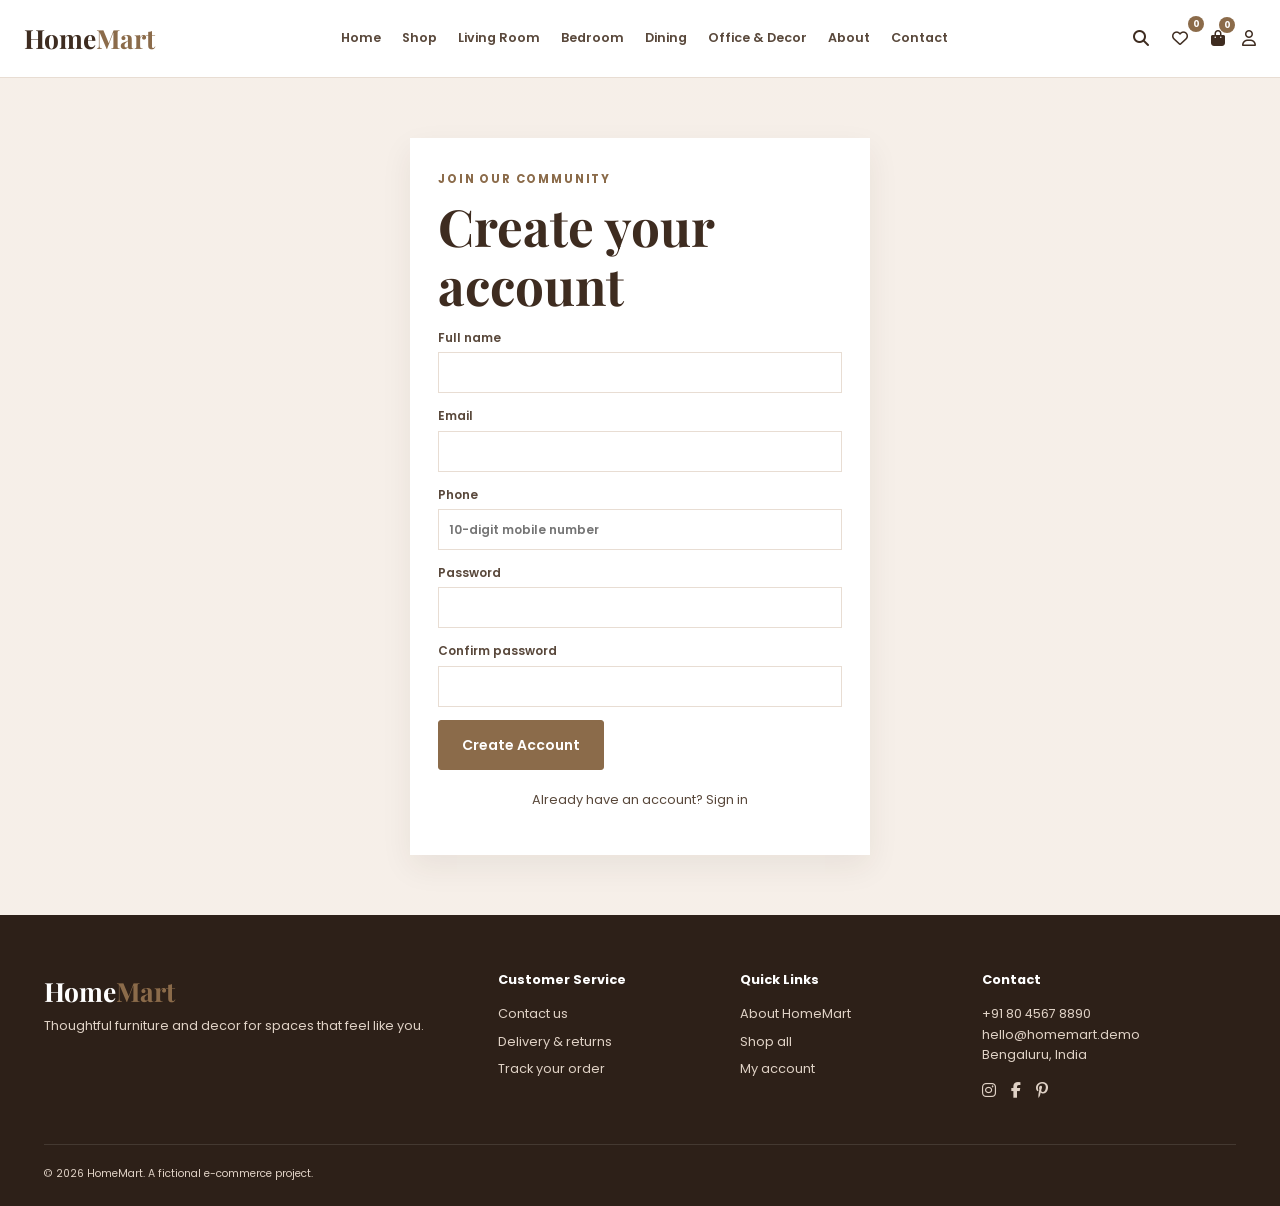
<file: register.html>
<!doctype html><html lang="en"><head><meta charset="utf-8"><meta name="viewport" content="width=device-width,initial-scale=1"><title>Create Account | HomeMart</title><link rel="preconnect" href="https://fonts.googleapis.com"><link rel="preconnect" href="https://fonts.gstatic.com" crossorigin><link href="https://fonts.googleapis.com/css2?family=Playfair+Display:wght@500;600;700&family=Poppins:wght@400;500;600;700&display=swap" rel="stylesheet"><link rel="stylesheet" href="https://cdnjs.cloudflare.com/ajax/libs/font-awesome/6.5.2/css/all.min.css"><link rel="stylesheet" href="style.css"><link rel="stylesheet" href="responsive.css"></head><body data-page="register"><div id="site-header"></div><main class="auth"><form class="auth-card" id="register-form"><p class="eyebrow">Join our community</p><h1>Create your account</h1><label>Full name<input name="name" required></label><label>Email<input name="email" type="email" required></label><label>Phone<input name="phone" type="tel" pattern="[0-9]{10}" required placeholder="10-digit mobile number"></label><label>Password<input name="password" type="password" minlength="6" required></label><label>Confirm password<input name="confirmPassword" type="password" minlength="6" required></label><button class="btn">Create Account</button><p class="form-note">Already have an account? <a href="login.html">Sign in</a></p></form></main><div id="site-footer"></div><div id="toast"></div><script src="products.js"></script><script src="script.js"></script></body></html>
</file>
<file: style.css>
:root{--brown:#8b6b4a;--cream:#f5ede6;--gold:#d4a574;--dark:#3e2c20;--white:#fff;--beige:#faf7f3;--line:#e8ddd3;--text:#59483b;--shadow:0 12px 30px #3e2c2012}*{box-sizing:border-box}html{scroll-behavior:smooth}body{margin:0;background:var(--beige);color:var(--text);font:14px Poppins,Arial,sans-serif;line-height:1.6}a{color:inherit;text-decoration:none}button,input,select,textarea{font:inherit}button{cursor:pointer}h1,h2,h3{font-family:'Playfair Display',serif;color:var(--dark);line-height:1.15;margin:0 0 .7rem}h1{font-size:clamp(2.25rem,4vw,4.4rem)}h2{font-size:clamp(1.8rem,3vw,2.7rem)}h3{font-size:1.2rem}p{margin:.25rem 0 1rem}.page,.wrap{max-width:1240px;margin:auto;padding:42px 24px}.section{max-width:1240px;margin:auto;padding:84px 24px}.soft{max-width:none;background:var(--cream)}.soft>*{max-width:1192px;margin-left:auto;margin-right:auto}.eyebrow{text-transform:uppercase;letter-spacing:.16em;font-size:.72rem;font-weight:700;color:var(--brown);margin-bottom:.55rem}.btn{display:inline-flex;align-items:center;justify-content:center;gap:8px;border:1px solid var(--brown);background:var(--brown);color:white;padding:13px 23px;border-radius:3px;font-weight:600;transition:.25s}.btn:hover{background:var(--dark);transform:translateY(-2px)}.btn-light{background:white;color:var(--dark);border-color:white}.text-link{color:var(--brown);font-weight:600}.sr-only{position:absolute;width:1px;height:1px;overflow:hidden;clip:rect(0,0,0,0)}header{height:78px;background:#fff;display:flex;align-items:center;padding:0 max(24px,calc((100% - 1360px)/2));gap:36px;border-bottom:1px solid var(--line);position:sticky;z-index:10;top:0}.logo{font-family:'Playfair Display';font-size:1.65rem;color:var(--dark);font-weight:700;white-space:nowrap}.logo span{color:var(--brown)}nav{display:flex;gap:21px;flex:1;justify-content:center;font-size:.79rem;font-weight:600}.header-actions{display:flex;align-items:center;gap:17px}.header-actions a,.icon-button{position:relative;background:none;border:0;color:var(--dark);font-size:1rem}.header-actions b{position:absolute;background:var(--brown);color:#fff;width:16px;height:16px;display:grid;place-items:center;border-radius:50%;font-size:9px;top:-9px;right:-10px}.menu-button{display:none;background:none;border:0;font-size:1.2rem}.hero{min-height:620px;display:flex;align-items:center;background:linear-gradient(90deg,#291b12c9,#291b1250),url('https://images.unsplash.com/photo-1555041469-a586c61ea9bc?auto=format&fit=crop&w=2000&q=85') center/cover}.hero-content{color:white;max-width:1240px;width:100%;margin:auto;padding:64px 24px}.hero h1{color:white;font-size:clamp(3rem,5.6vw,5.8rem)}.hero p:not(.eyebrow){max-width:520px;font-size:1.08rem}.hero .eyebrow{color:#f8d6ae}.hero-actions{display:flex;gap:12px;margin-top:28px}.section-head{display:flex;justify-content:space-between;align-items:end;margin-bottom:30px}.section-head.center{justify-content:center;text-align:center}.category-grid{display:grid;grid-template-columns:repeat(4,1fr);gap:18px}.category-card{position:relative;height:360px;overflow:hidden;border-radius:4px;background:var(--dark);color:white}.category-card:after{content:"";position:absolute;inset:0;background:linear-gradient(0deg,#1d120bc9,transparent 65%)}.category-card img{width:100%;height:100%;object-fit:cover;transition:.5s}.category-card:hover img,.product-image:hover img{transform:scale(1.06)}.category-card div{position:absolute;z-index:1;bottom:22px;left:22px;right:18px}.category-card h3{color:white}.category-card p{font-size:.8rem}.category-card span{font-weight:600;font-size:.85rem}.product-grid{display:grid;grid-template-columns:repeat(4,1fr);gap:22px}.product-card{background:#fff;position:relative;box-shadow:var(--shadow);transition:.25s}.product-card:hover{transform:translateY(-5px)}.product-image{display:block;height:245px;overflow:hidden;background:var(--cream);position:relative}.product-image img{width:100%;height:100%;object-fit:cover;transition:.4s}.badge{background:var(--brown);color:#fff;padding:4px 8px;font-size:.7rem;position:absolute;top:12px;left:12px}.heart{position:absolute;right:12px;top:12px;background:white;border:0;border-radius:50%;width:35px;height:35px;color:var(--dark);box-shadow:var(--shadow)}.heart.saved{color:#a74c4c}.product-copy{padding:15px}.product-copy h3{font-size:1.05rem;min-height:39px;margin-bottom:4px}.product-cat{font-size:.68rem;text-transform:uppercase;letter-spacing:.08em;color:var(--brown);margin:0}.rating{font-size:.78rem;margin:.35rem 0}.rating i{color:var(--gold)}.rating span{color:#8d827b}.price{font-weight:700;color:var(--dark);margin:7px 0}.price del{font-size:.75rem;color:#938780;font-weight:400;margin-left:5px}.card-actions{display:flex;gap:8px}.add-cart{border:1px solid var(--brown);background:transparent;color:var(--brown);padding:9px;flex:1;font-weight:600}.add-cart:hover{background:var(--brown);color:#fff}.card-actions a{padding:9px 12px;background:var(--cream);color:var(--brown)}.offer{min-height:400px;margin:0 auto;max-width:1400px;padding:80px max(24px,calc((100% - 1100px)/2));color:#fff;background:linear-gradient(90deg,#3e2c20da,#3e2c2045),url('https://images.unsplash.com/photo-1618220179428-22790b461013?auto=format&fit=crop&w=1800&q=80') center/cover}.offer h2{color:#fff;font-size:clamp(2.6rem,5vw,4.5rem)}.offer .eyebrow{color:#f4d0a5}.benefits,.values{display:grid;grid-template-columns:repeat(4,1fr);gap:25px;text-align:center}.benefits i,.values i{font-size:1.8rem;color:var(--brown);margin-bottom:12px}.benefits p,.values p{font-size:.85rem}.testimonials{background:#fff;max-width:none}.testimonials>*{max-width:1192px;margin-left:auto;margin-right:auto}.testimonial-grid{display:grid;grid-template-columns:repeat(4,1fr);gap:18px}.testimonial-grid blockquote{margin:0;padding:25px;background:var(--beige);font-family:'Playfair Display';font-size:1.04rem}.testimonial-grid footer{font:600 .75rem Poppins;margin-top:17px;color:var(--brown)}.newsletter{max-width:1192px;margin:80px auto;padding:48px;background:var(--dark);color:#fff;display:flex;justify-content:space-between;align-items:center;gap:30px}.newsletter h2{color:#fff}.newsletter .eyebrow{color:#e7bc8c}.newsletter form{display:flex;width:min(460px,100%)}.newsletter input{border:0;padding:14px;flex:1;min-width:0}.newsletter .btn{border-radius:0}.site-footer{background:#2d2018;color:#dfd1c5;padding:55px max(24px,calc((100% - 1192px)/2)) 24px;display:grid;grid-template-columns:2fr 1fr 1fr 1.2fr;gap:30px;font-size:.8rem}.site-footer .logo{color:#fff}.site-footer h4{color:#fff;margin:0 0 14px}.site-footer a:not(.logo){display:block;margin:7px 0}.socials{display:flex;gap:15px;font-size:1rem}.site-footer small{grid-column:1/-1;border-top:1px solid #ffffff1c;padding-top:20px}.crumb{font-size:.78rem;color:#927964}.page-title{display:flex;justify-content:space-between;align-items:center;gap:30px;margin-bottom:30px}.page-title>div>p:last-child{max-width:590px}.search-box{background:#fff;border:1px solid var(--line);padding:10px 13px;width:min(370px,100%);display:flex;gap:9px}.search-box input{border:0;outline:0;width:100%}.shop-layout{display:grid;grid-template-columns:245px 1fr;gap:30px}.filters{background:#fff;align-self:start;padding:20px;box-shadow:var(--shadow)}.filter-top{display:flex;justify-content:space-between;align-items:center;margin-bottom:10px}.filter-top h3{margin:0}.filter-top button,.plain{border:0;background:none;color:var(--brown);padding:0;font-size:.75rem}.filters label,.form-card label,.auth-card label{display:block;font-size:.75rem;font-weight:600;margin:13px 0}.filters select,.form-card input,.form-card textarea,.auth-card input{display:block;width:100%;padding:10px;border:1px solid var(--line);background:#fff;outline-color:var(--brown);margin-top:5px}.results-bar{display:flex;align-items:center;justify-content:space-between;margin-bottom:20px;font-size:.8rem}.results-bar select{padding:8px;border:1px solid var(--line);background:#fff}.filter-toggle{display:none}.load-more{display:block;margin:35px auto}.empty,.success{text-align:center;background:#fff;padding:60px 20px;grid-column:1/-1}.empty>i,.success>i{font-size:2.4rem;color:var(--gold)}.detail{display:grid;grid-template-columns:1.1fr 1fr;gap:58px}.detail-image{height:560px;background:var(--cream)}.detail-image img{width:100%;height:100%;object-fit:cover}.detail-copy{padding-top:13px}.detail-price{font-size:1.5rem;font-weight:700;color:var(--dark)}.detail-price del{font-size:.9rem;color:#8d827b;font-weight:400}.detail-price em{font:600 .75rem Poppins;color:#497a59}.in-stock{color:#497a59;font-weight:600}.quantity{display:inline-flex;border:1px solid var(--line);margin:8px 0 18px}.quantity button{width:35px;border:0;background:var(--cream);font-size:1.2rem}.quantity span{width:34px;display:grid;place-items:center}.detail-buttons{display:flex;gap:8px}.round{width:47px;border:1px solid var(--brown);background:white;color:var(--brown)}dl{display:grid;grid-template-columns:1fr 1fr;border-top:1px solid var(--line);margin-top:28px}dl div{padding:12px 0;border-bottom:1px solid var(--line)}dt{font-size:.72rem;text-transform:uppercase;color:#8d827b}dd{margin:2px 0;font-size:.82rem}.cart-layout,.checkout-layout{display:grid;grid-template-columns:1fr 340px;gap:34px;margin-top:25px}.cart-items{background:#fff}.cart-item{display:grid;grid-template-columns:120px 1fr 120px;gap:20px;padding:18px;border-bottom:1px solid var(--line)}.cart-item img{width:120px;height:105px;object-fit:cover}.item-end{text-align:right;display:flex;flex-direction:column;align-items:end;gap:9px;font-size:.77rem}.summary{background:#fff;padding:22px;box-shadow:var(--shadow)}.summary h3{font-size:1.35rem}.summary p{display:flex;justify-content:space-between;font-size:.8rem}.summary .total{font-size:1rem}.green{color:#497a59}.checkout-link{display:flex;margin-top:12px}.continue{display:block;text-align:center;margin-top:15px;color:var(--brown);font-size:.8rem}.form-card,.auth-card{background:#fff;padding:28px;box-shadow:var(--shadow)}.form-card h2{font-size:1.6rem;margin-top:15px}.form-grid{display:grid;grid-template-columns:1fr 1fr;gap:0 15px}.radio{padding:11px;background:var(--beige);margin:7px 0!important}.radio span{float:right;font-weight:400}.mini-item{font-size:.76rem;display:flex;justify-content:space-between;border-bottom:1px solid var(--line);padding:8px 0}.success{max-width:800px;margin:40px auto}.tracker{display:flex;justify-content:center;gap:0;margin:28px 0;overflow:auto}.tracker span{font-size:.65rem;min-width:90px;border-top:3px solid #ddd;padding-top:8px}.tracker .active{border-color:var(--brown);color:var(--brown);font-weight:700}.auth{min-height:calc(100vh - 78px);display:grid;place-items:center;padding:60px 20px;background:linear-gradient(#f5ede6cc,#f5ede6cc),url('https://images.unsplash.com/photo-1618220179428-22790b461013?auto=format&fit=crop&w=1600&q=80') center/cover}.auth-card{width:min(460px,100%)}.check-row{display:flex;justify-content:space-between;font-size:.72rem;margin:14px 0}.password-wrap{position:relative;display:block}.password-wrap input{padding-right:40px}.toggle-password{position:absolute;right:8px;bottom:8px;border:0;background:transparent}.form-note{text-align:center;margin-top:20px;font-size:.8rem}.account{display:grid;grid-template-columns:250px 1fr;gap:30px}.account aside{background:var(--dark);color:#fff;padding:25px;height:max-content}.account aside h2{color:#fff;font-size:1.5rem}.account aside button{display:block;width:100%;border:0;border-top:1px solid #ffffff25;background:transparent;color:white;text-align:left;padding:12px 0}.order{background:#fff;padding:20px;margin:12px 0;display:grid;grid-template-columns:1fr 2fr 1fr auto;align-items:center;gap:15px;font-size:.8rem}.order span,.order small{display:block;color:#887b73}.status{color:#497a59!important;font-weight:600}.btn-small{font-size:.72rem;padding:8px 11px}.inner-hero{padding:130px 24px;min-height:470px;color:#fff;background:linear-gradient(90deg,#3e2c20d6,#3e2c2040),url('https://images.unsplash.com/photo-1618220179428-22790b461013?auto=format&fit=crop&w=1800&q=80') center/cover}.inner-hero>*{display:block;max-width:700px;margin-left:auto;margin-right:auto}.inner-hero h1{color:#fff}.inner-hero .eyebrow{color:#f3c692}.story{display:grid;grid-template-columns:1fr 1fr;gap:70px;max-width:1000px}.story>p{font-size:1rem}.contact-layout{display:grid;grid-template-columns:1.2fr .8fr;gap:35px}.contact-info{background:var(--cream);padding:28px}.contact-info i{color:var(--brown);width:20px}.contact-info h3{margin-top:25px;font-size:1.1rem}.contact-info details{padding:10px 0;border-bottom:1px solid var(--line)}summary{cursor:pointer;font-weight:600}#toast{position:fixed;z-index:20;bottom:25px;left:50%;transform:translate(-50%,80px);background:var(--dark);color:white;padding:12px 20px;opacity:0;transition:.3s;box-shadow:var(--shadow);font-size:.82rem}#toast.show{transform:translate(-50%,0);opacity:1}
</file>
<file: responsive.css>
@media(max-width:1050px){header{gap:18px}nav{gap:12px;font-size:.7rem}.category-grid{grid-template-columns:repeat(2,1fr)}.product-grid{grid-template-columns:repeat(3,1fr)}.testimonial-grid{grid-template-columns:repeat(2,1fr)}}
@media(max-width:800px){header{height:66px}.menu-button{display:block}nav{display:none;position:absolute;top:66px;left:0;right:0;background:white;padding:16px 24px;box-shadow:var(--shadow)}nav.open{display:flex;flex-direction:column;gap:0}nav a{padding:11px 0;border-bottom:1px solid var(--line)}.header-actions{margin-left:auto;gap:14px}.header-actions a:nth-of-type(1),.header-actions a:nth-of-type(3){display:none}.hero{min-height:530px}.section{padding:58px 20px}.shop-layout{display:block}.filters{display:none;margin-bottom:20px}.filters.open{display:block}.filter-toggle{display:inline-block;border:1px solid var(--line);background:#fff;padding:8px}.detail{grid-template-columns:1fr;gap:25px}.detail-image{height:440px}.cart-layout,.checkout-layout{grid-template-columns:1fr}.cart-layout aside,.checkout-layout aside{order:-1}.account{grid-template-columns:1fr}.account aside{display:flex;flex-wrap:wrap;gap:4px}.account aside p,.account aside h2{width:100%}.account aside button{width:auto;padding:8px 11px;border:1px solid #ffffff25}.site-footer{grid-template-columns:repeat(2,1fr)}.contact-layout{grid-template-columns:1fr}.newsletter{margin:55px 20px;display:block}.newsletter form{margin-top:22px}.order{grid-template-columns:1fr 1fr}.order button{width:max-content}.values,.benefits{grid-template-columns:repeat(2,1fr)}}
@media(max-width:520px){h1{font-size:2.4rem}.page{padding:28px 16px}.hero-content{padding:40px 20px}.hero h1{font-size:3rem}.hero-actions{flex-direction:column;align-items:flex-start}.category-grid,.product-grid{grid-template-columns:repeat(2,1fr);gap:12px}.category-card{height:250px}.product-image{height:170px}.product-copy{padding:11px}.product-copy h3{font-size:.92rem}.card-actions{display:block}.card-actions a{display:none}.add-cart{width:100%}.section-head{display:block}.section-head .text-link{display:block;margin-top:10px}.testimonial-grid{grid-template-columns:1fr}.benefits,.values{grid-template-columns:1fr 1fr;gap:12px}.benefits article,.values article{padding:8px}.site-footer{grid-template-columns:1fr}.site-footer small{grid-column:auto}.page-title{display:block}.search-box{margin-top:16px}.results-bar{gap:10px;flex-wrap:wrap}.detail-image{height:340px}.detail-buttons .btn{padding:12px}.detail-buttons{flex-wrap:wrap}.detail-buttons .round{height:43px}.cart-item{grid-template-columns:80px 1fr;gap:12px}.cart-item img{width:80px;height:80px}.item-end{grid-column:2;text-align:left;align-items:start;flex-direction:row;flex-wrap:wrap}.form-grid{grid-template-columns:1fr}.form-card,.auth-card{padding:20px}.radio span{float:none;display:block;margin-left:23px}.order{grid-template-columns:1fr}.inner-hero{padding:90px 20px}.story{display:block}.newsletter{padding:30px 20px}.newsletter form{display:block}.newsletter input,.newsletter .btn{width:100%}.newsletter .btn{margin-top:8px}.tracker{justify-content:start}.tracker span{min-width:100px}.product-grid .empty{grid-column:1/-1}}
</file>
